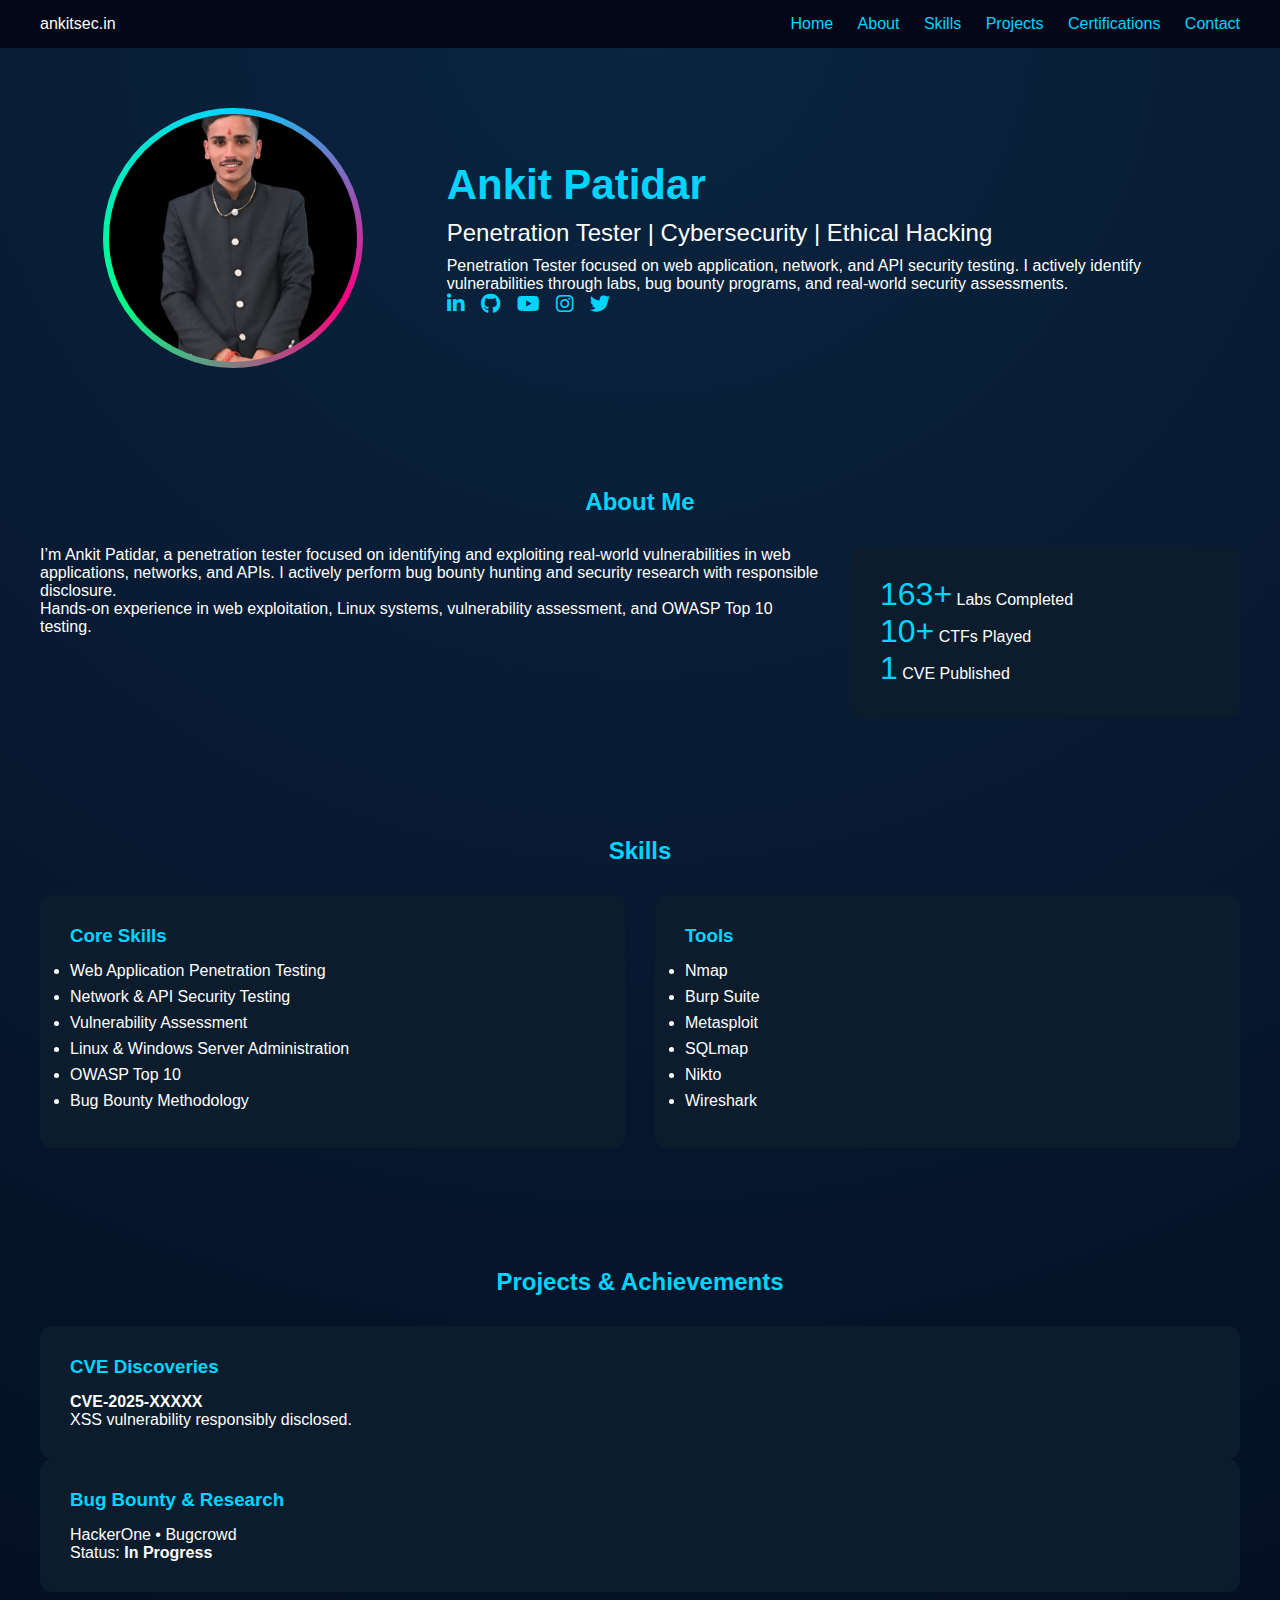
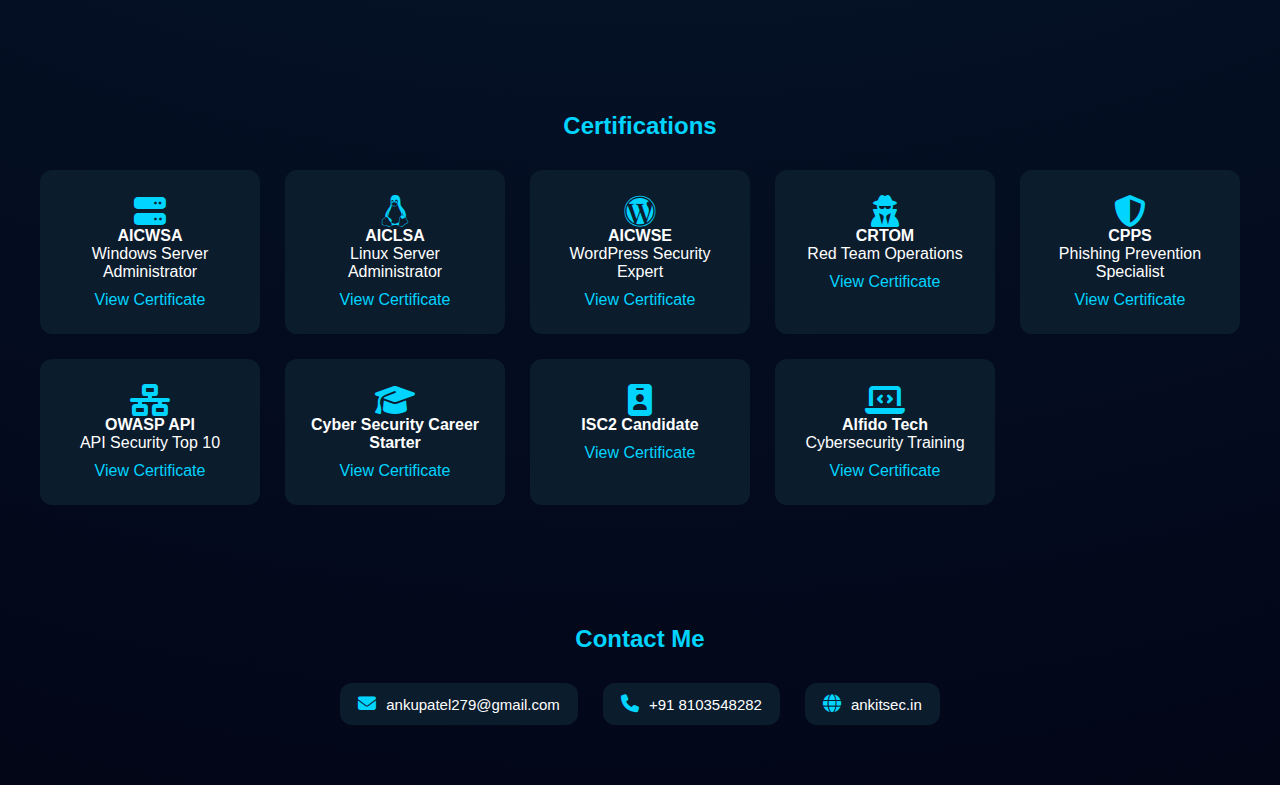
<file: index.html>
<!DOCTYPE html>
<html lang="en">
<head>
  <meta charset="UTF-8" />
  <meta name="viewport" content="width=device-width, initial-scale=1.0"/>
  <title>Ankit Patidar | Cybersecurity</title>
  <link rel="stylesheet" href="style.css">
  <link rel="stylesheet" href="https://cdnjs.cloudflare.com/ajax/libs/font-awesome/6.5.1/css/all.min.css">
</head>
<body>

<!-- NAVBAR -->
<header class="navbar">
  <div class="logo">ankitsec.in</div>
  <nav>
    <a href="#home">Home</a>
    <a href="#about">About</a>
    <a href="#skills">Skills</a>
    <a href="#projects">Projects</a>
    <a href="#certifications">Certifications</a>
    <a href="#contact">Contact</a>
  </nav>
</header>

<!-- HERO -->
<section id="home" class="hero">
  <div class="hero-left">
    <div class="profile-ring">
      <img src="images/profile.jpg" alt="Ankit Patidar">
    </div>
  </div>

  <div class="hero-right">
    <h1>Ankit Patidar</h1>
    <h2>Penetration Tester | Cybersecurity | Ethical Hacking</h2>
    <p>
      Penetration Tester focused on web application, network, and API security testing.
      I actively identify vulnerabilities through labs, bug bounty programs,
      and real-world security assessments.
    </p>

    <div class="social-icons">
      <a href="https://www.linkedin.com/in/ankit-patidar-350308305/" target="_blank"><i class="fab fa-linkedin-in"></i></a>
      <a href="https://github.com/ANKIT48274" target="_blank"><i class="fab fa-github"></i></a>
      <a href="https://www.youtube.com/@AnkuPatel-s9o" target="_blank"><i class="fab fa-youtube"></i></a>
      <a href="https://www.instagram.com/hacker_.world9" target="_blank"><i class="fab fa-instagram"></i></a>
      <a href="https://twitter.com/" target="_blank"><i class="fab fa-twitter"></i></a>
    </div>
  </div>
</section>

<!-- ABOUT -->
<section id="about" class="section">
  <h2>About Me</h2>
  <div class="about-grid">
    <div class="about-text">
      <p>
        I’m Ankit Patidar, a penetration tester focused on identifying and exploiting
        real-world vulnerabilities in web applications, networks, and APIs.
        I actively perform bug bounty hunting and security research with responsible disclosure.
      </p>
      <p>
        Hands-on experience in web exploitation, Linux systems,
        vulnerability assessment, and OWASP Top 10 testing.
      </p>
    </div>

    <div class="stats-box">
      <div><span>163+</span> Labs Completed</div>
      <div><span>10+</span> CTFs Played</div>
      <div><span>1</span> CVE Published</div>
    </div>
  </div>
</section>

<!-- SKILLS -->
<section id="skills" class="section">
  <h2>Skills</h2>

  <div class="skills-grid">
    <div class="card">
      <h3>Core Skills</h3>
      <ul>
        <li>Web Application Penetration Testing</li>
        <li>Network & API Security Testing</li>
        <li>Vulnerability Assessment</li>
        <li>Linux & Windows Server Administration</li>
        <li>OWASP Top 10</li>
        <li>Bug Bounty Methodology</li>
      </ul>
    </div>

    <div class="card">
      <h3>Tools</h3>
      <ul>
        <li>Nmap</li>
        <li>Burp Suite</li>
        <li>Metasploit</li>
        <li>SQLmap</li>
        <li>Nikto</li>
        <li>Wireshark</li>
      </ul>
    </div>
  </div>
</section>

<!-- PROJECTS -->
<section id="projects" class="section">
  <h2>Projects & Achievements</h2>

  <div class="card">
    <h3>CVE Discoveries</h3>
    <p><strong>CVE-2025-XXXXX</strong><br>XSS vulnerability responsibly disclosed.</p>
  </div>

  <div class="card">
    <h3>Bug Bounty & Research</h3>
    <p>HackerOne • Bugcrowd<br>Status: <strong>In Progress</strong></p>
  </div>
</section>

<!-- CERTIFICATIONS -->
<section id="certifications" class="section">
  <h2>Certifications</h2>

  <div class="cert-grid">

    <div class="cert-card">
      <i class="fas fa-server"></i>
      <h4>AICWSA</h4>
      <p>Windows Server Administrator</p>
      <a href="https://certs.armourinfosec.com/aicwsa/ankit-patidar/" target="_blank">View Certificate</a>
    </div>

    <div class="cert-card">
      <i class="fab fa-linux"></i>
      <h4>AICLSA</h4>
      <p>Linux Server Administrator</p>
      <a href="https://certs.armourinfosec.com/aiclsa/ankit-patidar/" target="_blank">View Certificate</a>
    </div>

    <div class="cert-card">
      <i class="fab fa-wordpress"></i>
      <h4>AICWSE</h4>
      <p>WordPress Security Expert</p>
      <a href="https://certs.armourinfosec.com/aicwse/ankit-patidar/" target="_blank">View Certificate</a>
    </div>

    <div class="cert-card">
      <i class="fas fa-user-secret"></i>
      <h4>CRTOM</h4>
      <p>Red Team Operations</p>
      <a href="https://courses.redteamleaders.com/exam-completion/0a691fbc46ca891e" target="_blank">View Certificate</a>
    </div>

    <div class="cert-card">
      <i class="fas fa-shield-halved"></i>
      <h4>CPPS</h4>
      <p>Phishing Prevention Specialist</p>
      <a href="https://drive.google.com/file/d/1DA0jVARDDUmpPIvqPwmcBwIbapMq_2Cm/view" target="_blank">View Certificate</a>
    </div>

    <div class="cert-card">
      <i class="fas fa-network-wired"></i>
      <h4>OWASP API</h4>
      <p>API Security Top 10</p>
      <a href="https://www.credly.com/badges/f9b58681-e9d3-406f-a2d7-042e25839261/public_url" target="_blank">View Certificate</a>
    </div>

    <div class="cert-card">
      <i class="fas fa-graduation-cap"></i>
      <h4>Cyber Security Career Starter</h4>
      <a href="https://drive.google.com/file/d/1bfUw0ARoTJuO22r7Wml9UmgZu6Icy_Vh/view" target="_blank">View Certificate</a>
    </div>

    <div class="cert-card">
      <i class="fas fa-id-badge"></i>
      <h4>ISC2 Candidate</h4>
      <a href="https://www.credly.com/badges/ffd95a73-9f2d-48b5-bfa5-27f00febdec0/linked_in_profile" target="_blank">View Certificate</a>
    </div>

    <div class="cert-card">
      <i class="fas fa-laptop-code"></i>
      <h4>Alfido Tech</h4>
      <p>Cybersecurity Training</p>
      <a href="https://www.alfidotech.com/certificate1/BSREG113776.pdf" target="_blank">View Certificate</a>
    </div>

  </div>
</section>

<!-- CONTACT -->
<section id="contact" class="section contact-section">
  <h2>Contact Me</h2>

  <div class="contact-icons">

    <!-- Gmail -->
    <a href="mailto:ankupatel279@gmail.com" class="contact-item" title="Email">
      <i class="fas fa-envelope"></i>
      <span>ankupatel279@gmail.com</span>
    </a>

    <!-- Phone -->
    <a href="tel:+918103548282" class="contact-item" title="Call">
      <i class="fas fa-phone"></i>
      <span>+91 8103548282</span>
    </a>

    <!-- Website -->
    <a href="https://ankitsec.in" target="_blank" class="contact-item" title="Website">
      <i class="fas fa-globe"></i>
      <span>ankitsec.in</span>
    </a>

  </div>
</section>
</file>
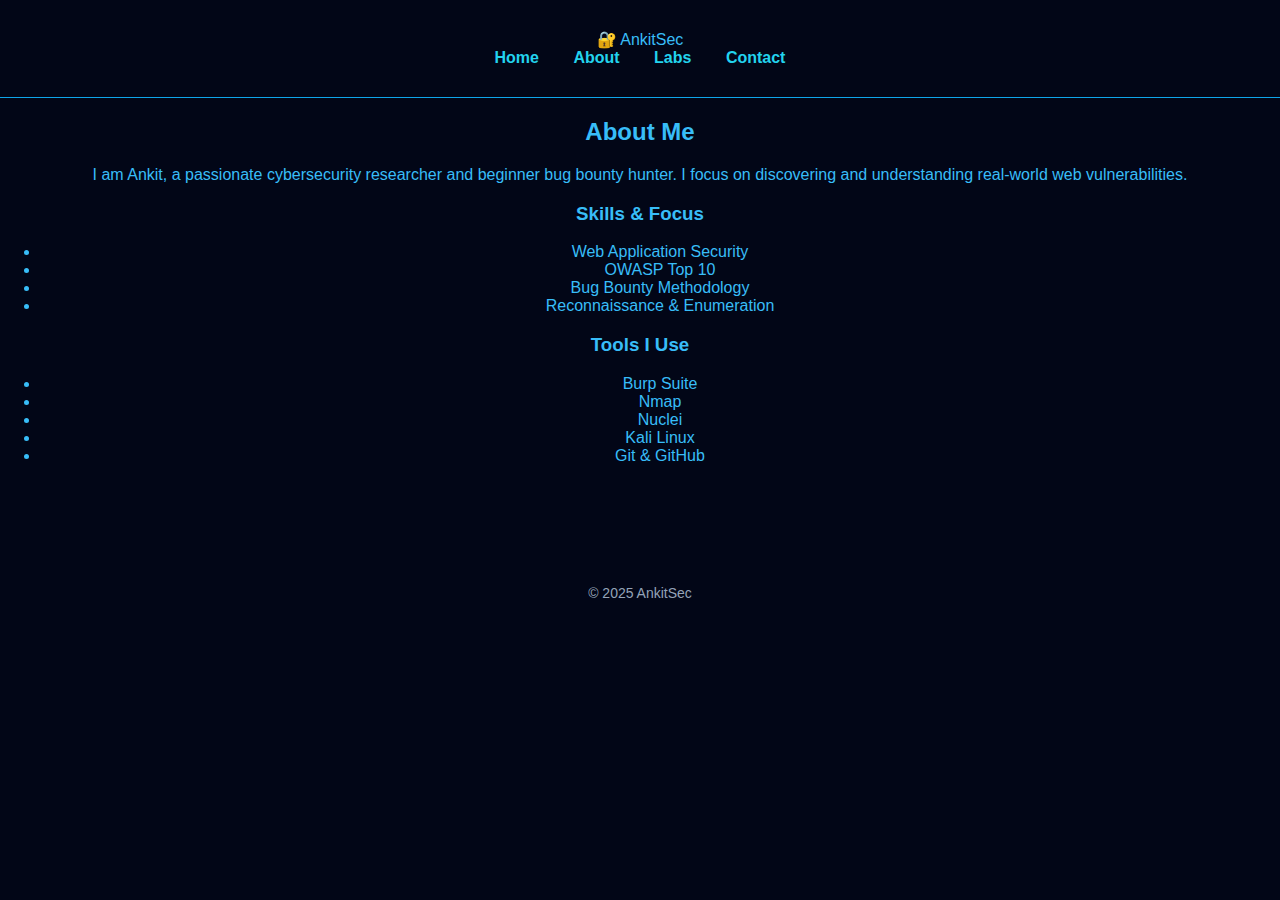
<file: pages/about.html>
<!DOCTYPE html>
<html>
<head>
  <title>About | AnkitSec</title>
  <link rel="stylesheet" href="../assets/style.css">
</head>
<body>

<header>
  <div class="logo">🔐 AnkitSec</div>
  <nav>
    <a href="../index.html">Home</a>
    <a href="about.html">About</a>
    <a href="labs.html">Labs</a>
    <a href="contact.html">Contact</a>
  </nav>
</header>

<div class="container">
  <h2>About Me</h2>

  <div class="card">
    <p>
      I am Ankit, a passionate cybersecurity researcher and beginner bug bounty hunter.
      I focus on discovering and understanding real-world web vulnerabilities.
    </p>
  </div>

  <div class="card">
    <h3>Skills & Focus</h3>
    <ul>
      <li>Web Application Security</li>
      <li>OWASP Top 10</li>
      <li>Bug Bounty Methodology</li>
      <li>Reconnaissance & Enumeration</li>
    </ul>
  </div>

  <div class="card">
    <h3>Tools I Use</h3>
    <ul>
      <li>Burp Suite</li>
      <li>Nmap</li>
      <li>Nuclei</li>
      <li>Kali Linux</li>
      <li>Git & GitHub</li>
    </ul>
  </div>
</div>

<footer>
  © 2025 AnkitSec
</footer>

</body>
</html>
</file>
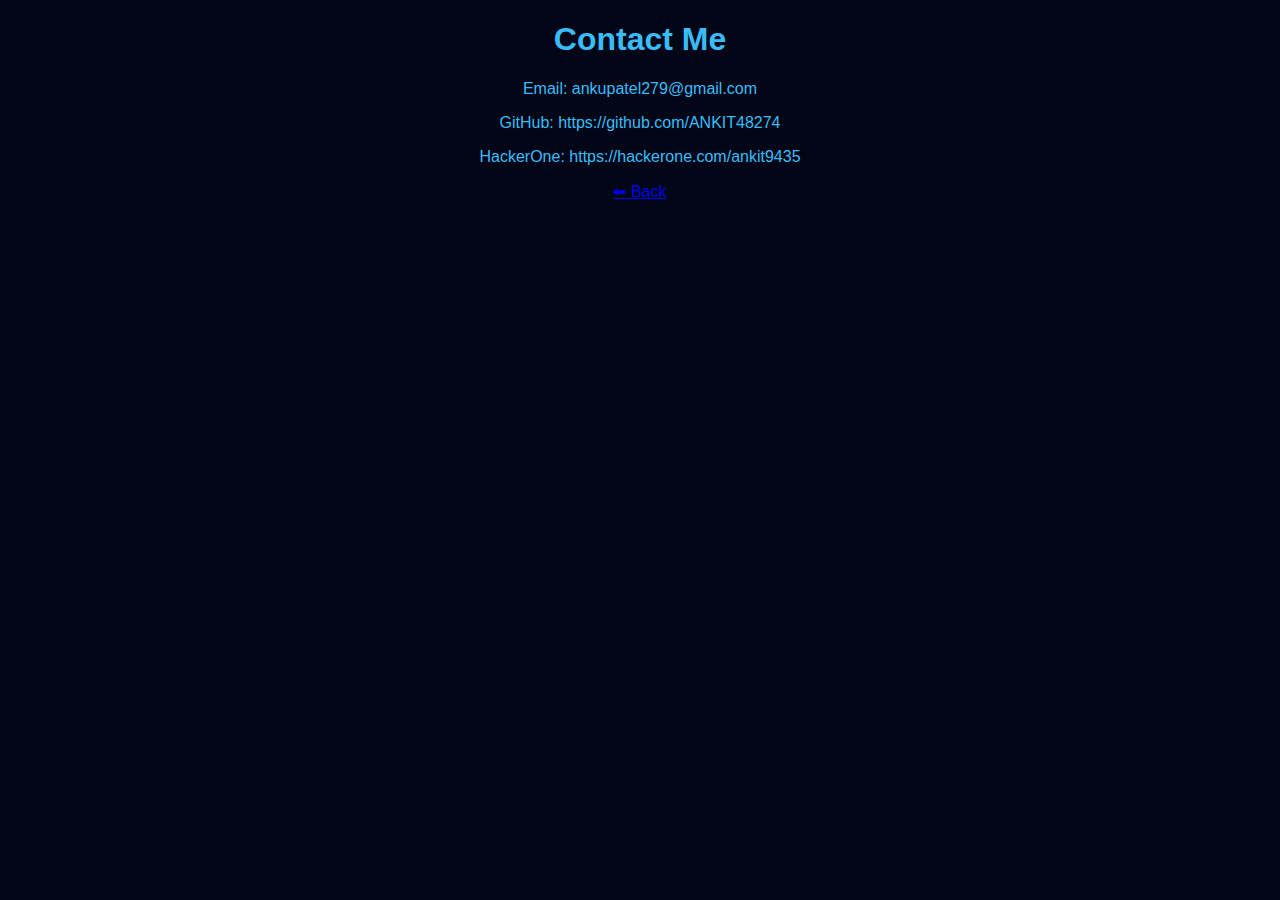
<file: pages/contact.html>
<!DOCTYPE html>
<html>
<head>
  <title>Contact | AnkitSec</title>
  <link rel="stylesheet" href="../assets/style.css">
</head>
<body>

<h1>Contact Me</h1>

<p>Email: ankupatel279@gmail.com</p>
<p>GitHub: https://github.com/ANKIT48274</p>
<p>HackerOne: https://hackerone.com/ankit9435</p>

<a href="../index.html">⬅ Back</a>

</body>
</html>
</file>
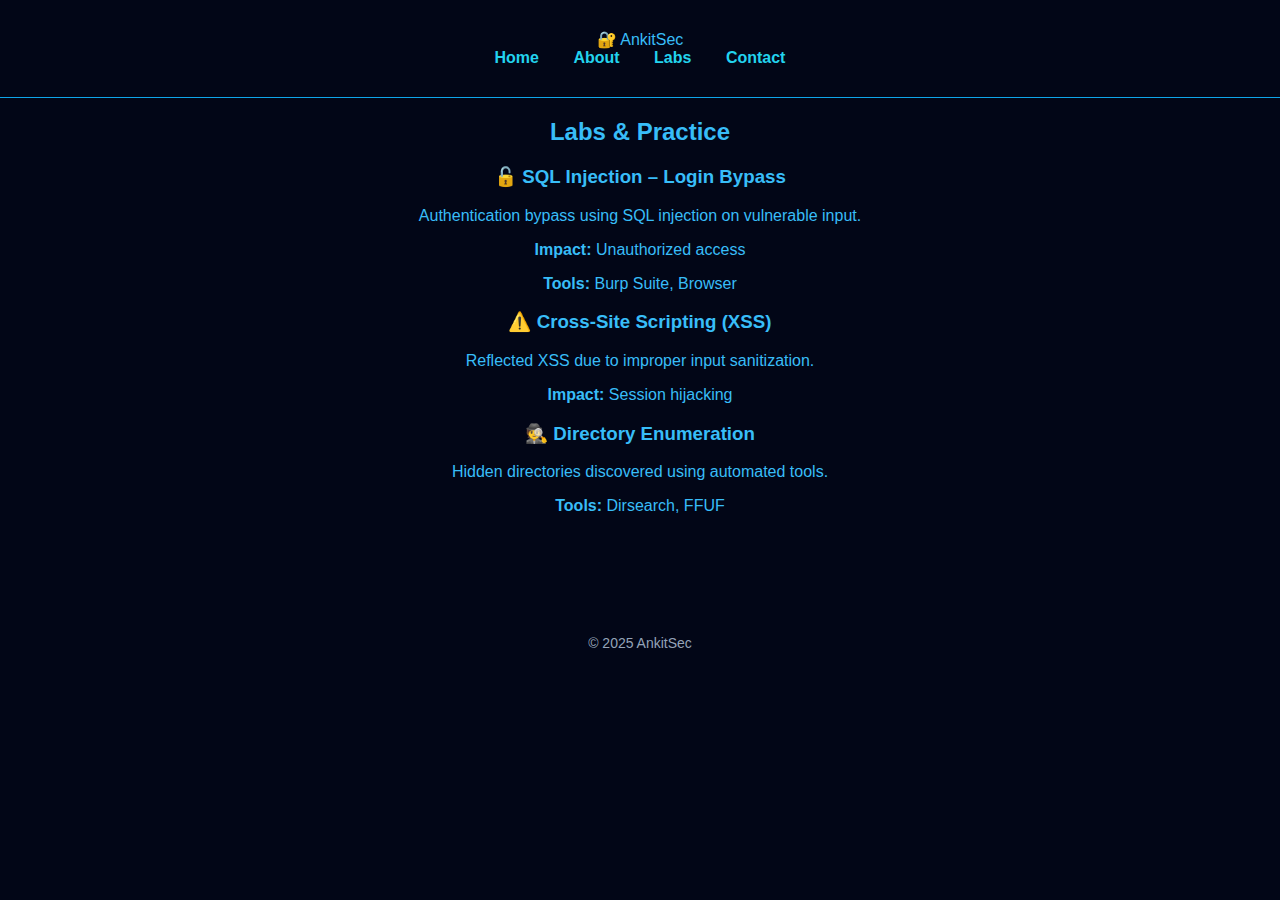
<file: pages/labs.html>
<!DOCTYPE html>
<html>
<head>
  <title>Labs | AnkitSec</title>
  <link rel="stylesheet" href="../assets/style.css">
</head>
<body>

<header>
  <div class="logo">🔐 AnkitSec</div>
  <nav>
    <a href="../index.html">Home</a>
    <a href="about.html">About</a>
    <a href="labs.html">Labs</a>
    <a href="contact.html">Contact</a>
  </nav>
</header>

<div class="container">
  <h2>Labs & Practice</h2>

  <div class="card">
    <h3>🔓 SQL Injection – Login Bypass</h3>
    <p>Authentication bypass using SQL injection on vulnerable input.</p>
    <p><b>Impact:</b> Unauthorized access</p>
    <p><b>Tools:</b> Burp Suite, Browser</p>
  </div>

  <div class="card">
    <h3>⚠️ Cross-Site Scripting (XSS)</h3>
    <p>Reflected XSS due to improper input sanitization.</p>
    <p><b>Impact:</b> Session hijacking</p>
  </div>

  <div class="card">
    <h3>🕵️ Directory Enumeration</h3>
    <p>Hidden directories discovered using automated tools.</p>
    <p><b>Tools:</b> Dirsearch, FFUF</p>
  </div>
</div>

<footer>
  © 2025 AnkitSec
</footer>

</body>
</html>
</file>
<file: style.css>
* {
  margin: 0;
  padding: 0;
  box-sizing: border-box;
  font-family: Arial, sans-serif;
}

body {
  background: radial-gradient(circle at top, #0a2540, #020617);
  color: #fff;
}

/* NAVBAR */
.navbar {
  display: flex;
  justify-content: space-between;
  padding: 15px 40px;
  background: #020617;
  position: sticky;
  top: 0;
}

.navbar a {
  margin-left: 20px;
  text-decoration: none;
  color: #00d4ff;
}

/* HERO */
.hero {
  display: flex;
  flex-wrap: wrap;
  align-items: center;
  padding: 60px 40px;
}

.hero-left {
  flex: 1;
  text-align: center;
}

.profile-ring {
  width: 260px;
  height: 260px;
  border-radius: 50%;
  padding: 6px;
  background: conic-gradient(#00d4ff, #ff0080, #00ff88, #00d4ff);
  margin: auto;
}

.profile-ring img {
  width: 100%;
  height: 100%;
  border-radius: 50%;
  object-fit: cover;
  background: #000;
}

.hero-right {
  flex: 2;
  padding: 20px;
}

.hero h1 {
  font-size: 42px;
  color: #00d4ff;
}

.hero h2 {
  margin: 10px 0;
  font-weight: normal;
}

.social-icons a {
  margin-right: 12px;
  color: #00d4ff;
  font-size: 20px;
}

/* SECTIONS */
.section {
  padding: 60px 40px;
}

.section h2 {
  text-align: center;
  margin-bottom: 30px;
  color: #00d4ff;
}

/* ABOUT */
.about-grid {
  display: grid;
  grid-template-columns: 2fr 1fr;
  gap: 30px;
}

.stats-box {
  background: #0b1c2d;
  padding: 30px;
  border-radius: 12px;
}

.stats-box span {
  font-size: 32px;
  color: #00d4ff;
}

/* SKILLS */
.skills-grid {
  display: grid;
  grid-template-columns: 1fr 1fr;
  gap: 30px;
}

.card {
  background: #0b1c2d;
  padding: 30px;
  border-radius: 12px;
}

.card h3 {
  color: #00d4ff;
  margin-bottom: 15px;
}

.card ul li {
  margin-bottom: 8px;
}

/* CERTS */
.cert-grid {
  display: grid;
  grid-template-columns: repeat(auto-fit, minmax(220px, 1fr));
  gap: 25px;
}

.cert-card {
  background: #0b1c2d;
  padding: 25px;
  border-radius: 12px;
  text-align: center;
}

.cert-card i {
  font-size: 32px;
  color: #00d4ff;
}

.cert-card a {
  display: inline-block;
  margin-top: 10px;
  color: #00d4ff;
  text-decoration: none;
}

/* FOOTER */
footer {
  text-align: center;
  padding: 20px;
  background: #020617;
}

/* MOBILE */
@media (max-width: 768px) {
  .hero {
    flex-direction: column;
    text-align: center;
  }
  .about-grid,
  .skills-grid {
    grid-template-columns: 1fr;
  }
}
/* CONTACT SECTION ICON STYLE */
.contact-section {
  text-align: center;
  padding: 60px 40px;
}

.contact-icons {
  display: flex;
  justify-content: center;
  gap: 25px;
  flex-wrap: wrap;
  margin-top: 25px;
}

.contact-item {
  display: flex;
  align-items: center;
  gap: 10px;
  padding: 12px 18px;
  border-radius: 12px;
  background: #0b1c2d;
  color: #ffffff;
  text-decoration: none;
  font-size: 15px;
  transition: all 0.3s ease;
}

.contact-item i {
  font-size: 18px;
  color: #00d4ff;
}

.contact-item:hover {
  color: #00d4ff;
  box-shadow: 0 0 15px rgba(0,212,255,0.6);
  transform: translateY(-3px);
}

/* MOBILE CONTACT FIX */
@media (max-width: 768px) {
  .contact-icons {
    flex-direction: column;
    align-items: center;
  }
}
</file>
<file: assets/style.css>
body {
  margin: 0;
  background: #020617;
  color: #38bdf8;
  font-family: "Segoe UI", sans-serif;
  text-align: center;
}

header {
  padding: 30px;
  border-bottom: 1px solid #0ea5e9;
}

nav a {
  margin: 0 15px;
  color: #22d3ee;
  text-decoration: none;
  font-weight: bold;
}

nav a:hover {
  color: #a5f3fc;
}

.hero {
  padding: 100px 20px;
}

.cta a {
  display: inline-block;
  margin: 15px;
  padding: 12px 25px;
  border: 1px solid #38bdf8;
  color: #38bdf8;
  text-decoration: none;
  border-radius: 5px;
}

.cta a:hover {
  background: #38bdf8;
  color: #020617;
}

footer {
  margin-top: 120px;
  font-size: 14px;
  color: #94a3b8;
}
</file>
